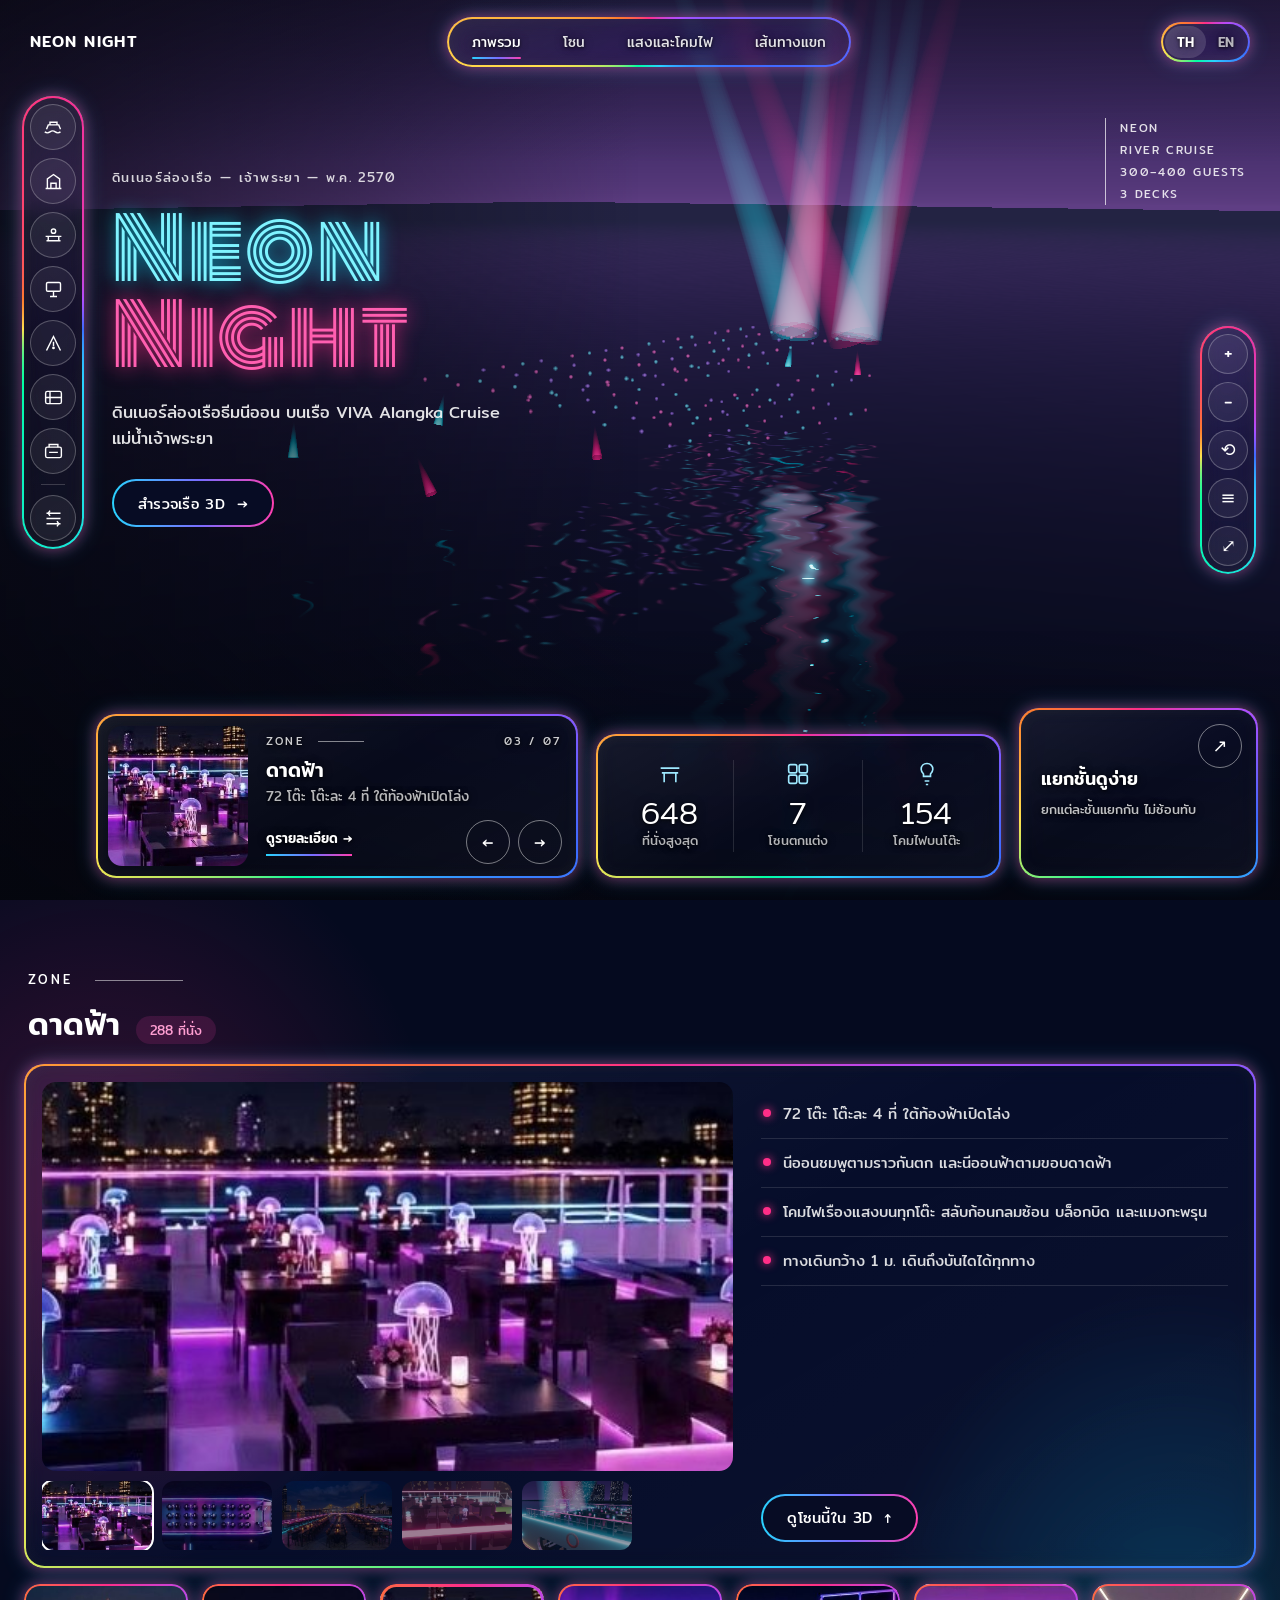
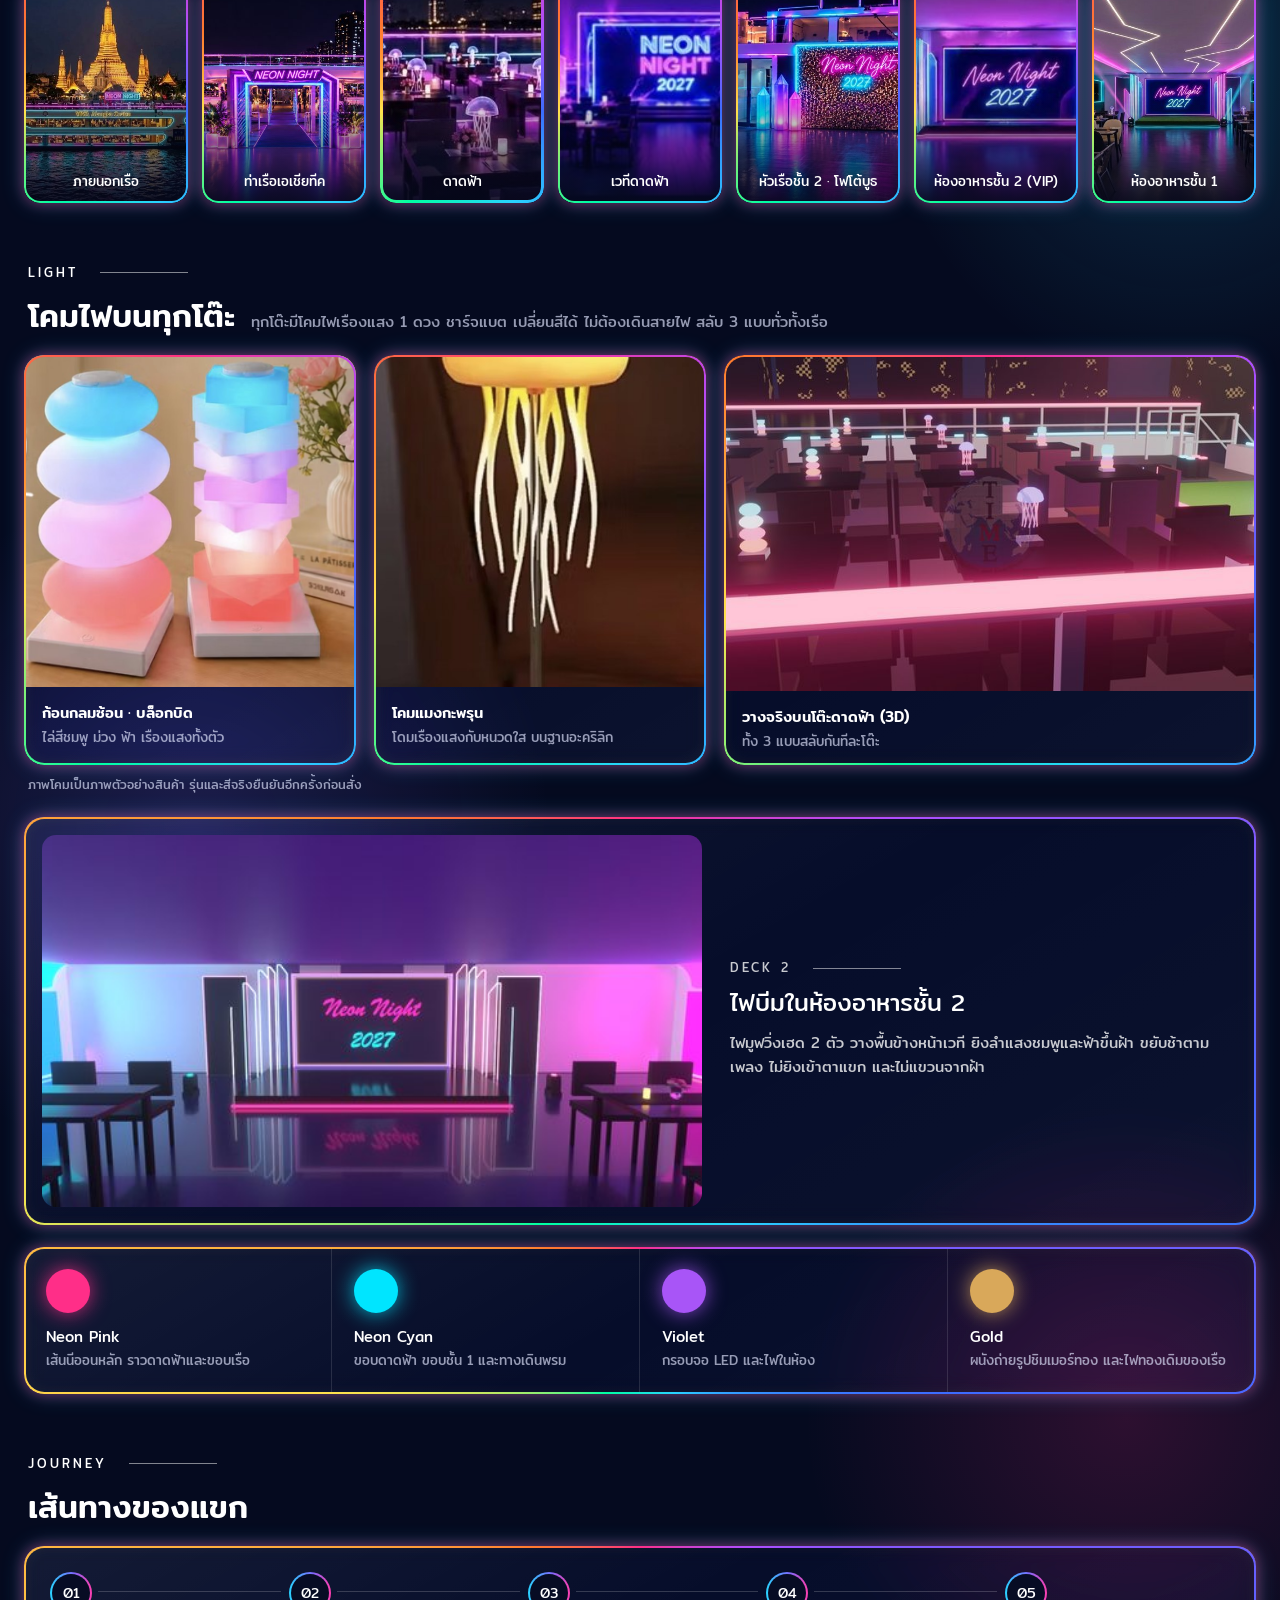
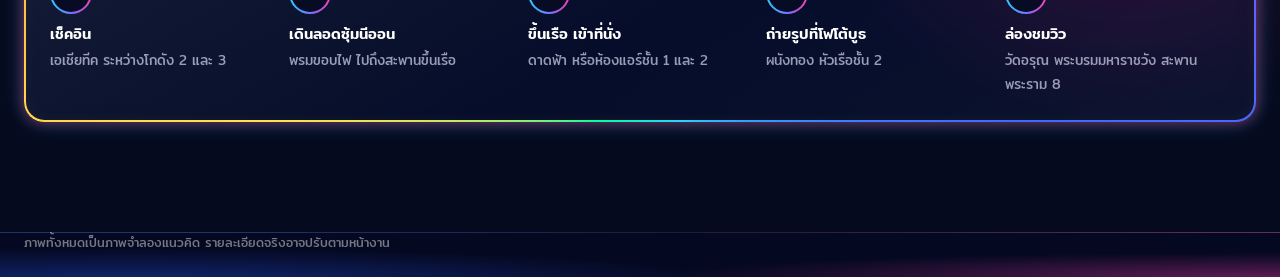
<file: index.html>
<!doctype html>
<html lang="th">
<head>
<meta charset="utf-8">
<meta name="viewport" content="width=device-width,initial-scale=1,viewport-fit=cover">

<meta name="robots" content="noindex,nofollow">
<title>NEON NIGHT · VIVA Alangka Cruise</title>
<link rel="preload" href="assets/fonts/Monoton-Regular.ttf" as="font" type="font/ttf" crossorigin>
<link rel="stylesheet" href="style.css?v=202611201330">
<link rel="stylesheet" href="theme-v4.css?v=202611201330">
<link rel="icon" href="data:,">
<script type="importmap">{"imports":{"three":"./vendor/three/build/three.module.min.js","three/addons/":"./vendor/three/addons/"}}</script>
</head>
<body>

<!-- ============ HERO: the boat cruising on the river, live 3D ============ -->
<section class="hero" id="top">
  <div class="viewer" id="viewer">
    <canvas id="c3d" aria-label="3D model of the decorated boat"></canvas>
    <div class="pins" id="pins"></div>
    <div class="v-load" id="vload"><img src="assets/img/06_exterior-night-s.jpg" alt=""><div><span data-t="loading">กำลังโหลดเรือ 3D</span> <b id="vpct">0%</b><progress id="vprog" max="100" value="0"></progress></div></div>
  </div>
  <div class="shade"></div>

  <header class="top">
    <a class="brand" href="#top"><span class="wm">NEON NIGHT</span></a>
    <nav class="nav glass" aria-label="Sections">
      <a href="#top" class="on" data-t="nav_home">ภาพรวม</a>
      <a href="#zone" data-t="nav_zones">โซน</a>
      <a href="#light" data-t="nav_light">แสงและโคมไฟ</a>
      <a href="#journey" data-t="nav_journey">เส้นทางแขก</a>
    </nav>
    <div class="top-r">
      <div class="lang glass" role="group" aria-label="Language"><button data-lang="th" class="on">TH</button><button data-lang="en">EN</button></div>
    </div>
  </header>


  <aside class="rail glass" id="rail" aria-label="Zones"></aside>

  <div class="copy">
    <p class="eyebrow" data-t="eyebrow">DINNER CRUISE — CHAO PHRAYA — MAY 2027</p>
    <h1>Neon<br> <em>Night</em></h1>
    <p class="sub" data-t="hero_sub">ดินเนอร์ล่องเรือธีมนีออน บนเรือ VIVA Alangka Cruise แม่น้ำเจ้าพระยา</p>
    <div class="cta">
      <button class="pill-dark" id="explore"><span data-t="cta_explore">สำรวจเรือ 3D</span><i class="arr">→</i></button>
    </div>
  </div>

  <ul class="tags" aria-hidden="true"><li>NEON</li><li>RIVER CRUISE</li><li>300–400 GUESTS</li><li>3 DECKS</li></ul>

  <div class="tools glass">
    <button class="ic" id="zin" aria-label="Zoom in">+</button>
    <button class="ic" id="zout" aria-label="Zoom out">−</button>
    <button class="ic" id="zreset" aria-label="Reset">⟲</button>
    <button class="ic" id="zsplit" aria-label="Split decks">≡</button>
    <button class="ic" id="zfull" aria-label="Full screen">⤢</button>
  </div>
  <button class="close-explore" id="xexplore" data-t="done">เสร็จ</button>
  <p class="hint" id="hint" data-t="hint">ลากเพื่อหมุน · Ctrl/⌘ + เลื่อน เพื่อซูม</p>

  <div class="dock">
    <article class="feat glass" id="feat"></article>
    <div class="stats glass">
      <div><svg viewBox="0 0 24 24"><path d="M5 11h14M7 11v8M17 11v8M4 7h16"/></svg><b>648</b><span data-t="st_seats">ที่นั่งสูงสุด</span></div>
      <div><svg viewBox="0 0 24 24"><rect x="4" y="4" width="7" height="7" rx="1.5"/><rect x="13" y="4" width="7" height="7" rx="1.5"/><rect x="4" y="13" width="7" height="7" rx="1.5"/><rect x="13" y="13" width="7" height="7" rx="1.5"/></svg><b>7</b><span data-t="st_zones">โซนตกแต่ง</span></div>
      <div><svg viewBox="0 0 24 24"><path d="M12 3c-3 0-5 2-5 5 0 2 1 3 2 4v2h6v-2c1-1 2-2 2-4 0-3-2-5-5-5zM10 18h4M11 21h2"/></svg><b>154</b><span data-t="st_lamps">โคมไฟบนโต๊ะ</span></div>
    </div>
    <button class="split glass-dark" id="split">
            <b data-t="split_h">แยกชั้นดูง่าย</b>
      <span data-t="split_p">ยกแต่ละชั้นแยกกัน ไม่ซ้อนทับ</span>
      <i class="go">↗</i>
    </button>
  </div>
</section>

<main>
  <!-- ============ ZONE DETAIL ============ -->
  <section id="zone" class="sec">
    <div class="sec-h"><p class="kicker" data-t="k_zone">ZONE</p><h2 id="zname"></h2><span class="seats" id="zseats"></span></div>
    <div class="zone card">
      <div class="gal"><button class="main zoomable" id="gmain"><img alt=""></button><div class="thumbs" id="gthumbs"></div></div>
      <div class="zinfo"><ul id="zitems"></ul><button class="pill-light" id="z3d"><span data-t="see3d">ดูโซนนี้ใน 3D</span> ↑</button></div>
    </div>
    <div class="zgrid" id="zgrid"></div>
  </section>

  <!-- ============ LIGHT + LAMPS ============ -->
  <section id="light" class="sec">
    <div class="sec-h"><p class="kicker">LIGHT</p><h2 data-t="lamps_h">โคมไฟบนทุกโต๊ะ</h2><p class="lead" data-t="lamps_p">ทุกโต๊ะมีโคมไฟเรืองแสง 1 ดวง ชาร์จแบต เปลี่ยนสีได้ ไม่ต้องเดินสายไฟ สลับ 3 แบบทั่วทั้งเรือ</p></div>
    <div class="lamps">
      <figure class="card"><button class="zoomable" data-src="assets/img/lamp-pebble-blocks.jpg"><img src="assets/img/lamp-pebble-blocks.jpg" alt="" loading="lazy"></button><figcaption><b data-t="lamp1_h">ก้อนกลมซ้อน · บล็อกบิด</b><span data-t="lamp1_p">ไล่สีชมพู ม่วง ฟ้า เรืองแสงทั้งตัว</span></figcaption></figure>
      <figure class="card"><button class="zoomable" data-src="assets/img/lamp-jellyfish.jpg"><img src="assets/img/lamp-jellyfish.jpg" alt="" loading="lazy"></button><figcaption><b data-t="lamp2_h">โคมแมงกะพรุน</b><span data-t="lamp2_p">โดมเรืองแสงกับหนวดใส บนฐานอะคริลิก</span></figcaption></figure>
      <figure class="card wide"><button class="zoomable" data-src="assets/img/10_table-lamps-3d.jpg"><img src="assets/img/10_table-lamps-3d-s.jpg" alt="" loading="lazy"></button><figcaption><b data-t="lamp3_h">วางจริงบนโต๊ะดาดฟ้า (3D)</b><span data-t="lamp3_p">ทั้ง 3 แบบสลับกันทีละโต๊ะ</span></figcaption></figure>
    </div>
    <p class="note-s" data-t="lamp_note">ภาพโคมเป็นภาพตัวอย่างสินค้า รุ่นและสีจริงยืนยันอีกครั้งก่อนสั่ง</p>

    <div class="beam card">
      <button class="zoomable" data-src="assets/img/12_L2-stage-3d.jpg"><img src="assets/img/12_L2-stage-3d-s.jpg" alt="" loading="lazy"></button>
      <div><p class="kicker">DECK 2</p><h3 data-t="beam_h">ไฟบีมในห้องอาหารชั้น 2</h3><p data-t="beam_p">ไฟมูฟวิ่งเฮด 2 ตัว วางพื้นข้างหน้าเวที ยิงลำแสงชมพูและฟ้าขึ้นฝ้า ขยับช้าตามเพลง ไม่ยิงเข้าตาแขก และไม่แขวนจากฝ้า</p></div>
    </div>

    <div class="look card">
      <div class="sw"><i style="--c:#FF2E88"></i><b>Neon Pink</b><span data-t="sw_pink">เส้นนีออนหลัก ราวดาดฟ้าและขอบเรือ</span></div>
      <div class="sw"><i style="--c:#00E5FF"></i><b>Neon Cyan</b><span data-t="sw_cyan">ขอบดาดฟ้า ขอบชั้น 1 และทางเดินพรม</span></div>
      <div class="sw"><i style="--c:#A855F7"></i><b>Violet</b><span data-t="sw_violet">กรอบจอ LED และไฟในห้อง</span></div>
      <div class="sw"><i style="--c:#D9A85A"></i><b>Gold</b><span data-t="sw_gold">ผนังถ่ายรูปชิมเมอร์ทอง และไฟทองเดิมของเรือ</span></div>
    </div>
  </section>

  <!-- ============ JOURNEY ============ -->
  <section id="journey" class="sec">
    <div class="sec-h"><p class="kicker">JOURNEY</p><h2 data-t="jr_h">เส้นทางของแขก</h2></div>
    <ol class="steps card" id="steps"></ol>
  </section>
</main>

<footer id="foot" class="foot">
  <p class="note" data-t="note">ภาพทั้งหมดเป็นภาพจำลองแนวคิด รายละเอียดจริงอาจปรับตามหน้างาน</p>
</footer>

<div class="lb" id="lb" hidden><button class="x" aria-label="Close">×</button><img alt=""><p></p></div>
<script type="module" src="app.js?v=202611201400"></script>
</body>
</html>
</file>
<file: style.css>
@font-face{font-family:"Monoton";src:url(assets/fonts/Monoton-Regular.ttf) format("truetype");font-display:swap}
@font-face{font-family:"Mitr";src:url(assets/fonts/Mitr-Light.ttf) format("truetype");font-weight:300;font-display:swap}
@font-face{font-family:"Mitr";src:url(assets/fonts/Mitr-Regular.ttf) format("truetype");font-weight:400;font-display:swap}
@font-face{font-family:"Mitr";src:url(assets/fonts/Mitr-Medium.ttf) format("truetype");font-weight:500 700;font-display:swap}
:root{--ink:#1d1f24;--mut:#6b7078;--line:#e7e5e1;--bg:#f3f1ee;--pink:#ff2e88;--cyan:#00e5ff;
  --glass:rgba(255,255,255,.62);--glass-b:rgba(255,255,255,.55);
  --sh:0 1px 0 rgba(255,255,255,.9) inset,0 1px 2px rgba(20,20,30,.05),0 6px 14px rgba(20,20,30,.06),0 18px 34px -14px rgba(20,20,30,.16)}
*{box-sizing:border-box}
html{scroll-behavior:smooth}
body{margin:0;background:var(--bg);color:var(--ink);font:15px/1.6 "Mitr",system-ui,sans-serif;-webkit-font-smoothing:antialiased}
a{color:inherit;text-decoration:none}
img{max-width:100%;display:block}
button{font:inherit;color:inherit;cursor:pointer}
.glass{background:rgba(255,255,255,.80);border:1px solid var(--glass-b);backdrop-filter:blur(18px) saturate(1.3);-webkit-backdrop-filter:blur(18px) saturate(1.3);box-shadow:0 10px 30px -12px rgba(10,10,30,.35)}
.glass-dark{background:rgba(22,22,28,.72);border:1px solid rgba(255,255,255,.12);backdrop-filter:blur(18px);-webkit-backdrop-filter:blur(18px);color:#fff;box-shadow:0 10px 30px -12px rgba(0,0,0,.5)}
.card{background:#fff;border-radius:24px;box-shadow:var(--sh)}
.pill-dark{display:inline-flex;align-items:center;gap:14px;height:48px;padding:0 6px 0 22px;border-radius:999px;border:0;background:#26262b;color:#fff;font-size:14.5px;font-weight:500;white-space:nowrap}
.pill-dark .arr{width:36px;height:36px;border-radius:50%;background:#fff;color:#26262b;display:grid;place-items:center;font-style:normal;font-size:16px}
.pill-dark:hover{background:#111}
.pill-light{display:inline-flex;align-items:center;gap:10px;height:44px;padding:0 20px;border-radius:999px;border:1px solid #d9d6d0;background:#fff;font-weight:500}

/* ================= HERO ================= */
.hero{position:relative;height:100vh;height:100svh;min-height:640px;overflow:hidden;background:#05060d;color:#fff}
.viewer{position:absolute;inset:0}
.viewer canvas{display:block;width:100%;height:100%;outline:none;touch-action:pan-y}
.hero.exploring .viewer canvas{touch-action:none}
.shade{position:absolute;inset:0;pointer-events:none;background:
  linear-gradient(90deg,rgba(5,6,13,.72) 0%,rgba(5,6,13,.35) 28%,rgba(5,6,13,0) 50%),
  linear-gradient(0deg,rgba(5,6,13,.55) 0%,rgba(5,6,13,0) 30%),
  linear-gradient(180deg,rgba(5,6,13,.45) 0%,rgba(5,6,13,0) 18%)}
.v-load{position:absolute;inset:0;display:grid;place-items:center;background:#05060d;transition:opacity .6s;z-index:3}
.v-load img{position:absolute;inset:0;width:100%;height:100%;object-fit:cover;opacity:.5;filter:blur(3px)}
.v-load div{position:relative;background:rgba(255,255,255,.95);color:#222;padding:14px 20px;border-radius:16px;font-size:14px;min-width:240px}
.v-load progress{display:block;width:100%;height:5px;margin-top:8px;appearance:none;border:0;border-radius:6px;background:#e6e3de;overflow:hidden}
.v-load progress::-webkit-progress-bar{background:#e6e3de}.v-load progress::-webkit-progress-value{background:linear-gradient(90deg,#ff2e88,#00e5ff)}
.v-load.done{opacity:0;pointer-events:none}

.top{position:absolute;z-index:10;left:0;right:0;top:0;height:84px;display:flex;align-items:center;justify-content:space-between;padding:0 30px;pointer-events:none}
.top>*{pointer-events:auto}
.brand{display:flex;align-items:center;gap:12px}
.brand img{width:40px;height:40px;border-radius:50%;background:#fff;object-fit:contain;box-shadow:0 0 0 2px rgba(255,255,255,.9)}
.wm{font:500 16px/1.1 "Mitr",sans-serif;letter-spacing:.08em;color:#fff;white-space:nowrap}
.wm .m{color:#ff2a2a}
.wm.dark{color:#1d1f24}.wm small{display:block;font:300 11px/1.4 "Mitr";letter-spacing:.06em;color:var(--mut);margin-top:4px}
.nav{display:flex;gap:2px;padding:5px;border-radius:999px}
.nav a{padding:9px 20px;border-radius:999px;font-size:14px;color:#2a2a30}
.nav a.on{background:#26262b;color:#fff}
.nav a:hover:not(.on){background:rgba(255,255,255,.6)}
.top-r{display:flex;align-items:center;gap:12px}
.lang{display:flex;border-radius:999px;padding:4px}
.lang button{border:0;background:none;border-radius:999px;padding:6px 12px;font-size:13px;font-weight:500;color:#3a3a40}
.lang button.on{background:#26262b;color:#fff}

.rail{position:absolute;z-index:9;left:22px;top:50%;transform:translateY(-50%);display:flex;flex-direction:column;align-items:center;gap:8px;padding:10px 8px;border-radius:999px}
.rail button{color:#26262b;position:relative;width:46px;height:46px;border-radius:50%;border:0;background:rgba(255,255,255,.75);display:grid;place-items:center}
.rail button svg{width:21px;height:21px;fill:none;stroke:#2a2a30;stroke-width:1.6}
.rail button.on{background:#26262b}.rail button.on svg{stroke:#fff}
.rail button span{position:absolute;left:58px;top:50%;transform:translateY(-50%);white-space:nowrap;background:#26262b;color:#fff;font-size:12.5px;padding:5px 11px;border-radius:999px;opacity:0;pointer-events:none;transition:opacity .2s}
.rail button:hover span{opacity:1}
.rail hr{width:24px;border:0;border-top:1px solid rgba(0,0,0,.12);margin:2px 0}

.copy{position:absolute;z-index:8;left:112px;top:19%;max-width:560px}
.eyebrow{font:400 12px/1 "Mitr",sans-serif;letter-spacing:.32em;margin:0 0 22px;color:rgba(255,255,255,.82)}
.hero h1{font:400 clamp(54px,6.6vw,100px)/1.02 "Monoton","Mitr",sans-serif;margin:0 0 22px;letter-spacing:.02em;color:#7ff3ff;text-shadow:0 0 18px rgba(0,229,255,.7)}
.hero h1 em{font-style:normal;font-weight:400;color:#ff5fb0;text-shadow:0 0 20px rgba(255,46,136,.85)}
.sub{font-size:16.5px;line-height:1.55;max-width:26em;margin:0 0 28px;color:rgba(255,255,255,.88)}
.cta{display:flex;align-items:center;gap:22px;flex-wrap:wrap}
.play{display:inline-flex;align-items:center;gap:12px;border:0;background:none;color:#fff;font-size:14.5px}
.play .ring{width:48px;height:48px;border-radius:50%;border:1.5px solid rgba(255,255,255,.85);display:grid;place-items:center}
.play svg{width:18px;height:18px;stroke:#fff;stroke-width:2;fill:none}
.play[aria-pressed="false"] svg path{d:path("M9 6l9 6-9 6z");fill:#fff;stroke:none}

.tags{position:absolute;z-index:8;right:34px;top:118px;list-style:none;margin:0;padding:0 0 0 14px;border-left:1px solid rgba(255,255,255,.7);font:400 11.5px/1.9 "Mitr";letter-spacing:.14em;color:rgba(255,255,255,.85)}

.tools{position:absolute;z-index:9;right:24px;top:50%;transform:translateY(-50%);display:flex;flex-direction:column;gap:8px;padding:8px;border-radius:999px}
.ic{width:40px;height:40px;border-radius:50%;border:0;background:rgba(255,255,255,.85);color:#26262b;font-size:18px;line-height:1}
.ic:hover{background:#fff}
.hint{display:none;position:absolute;z-index:8;left:50%;top:96px;transform:translateX(-50%);margin:0;font-size:12.5px;color:#fff;background:rgba(20,20,28,.55);padding:6px 14px;border-radius:999px;pointer-events:none;white-space:nowrap}
.hero.exploring .hint{display:block}
.close-explore{display:none}
.copy,.tags,.shade,.hint{transition:opacity .45s}
.hero.exploring .copy,.hero.exploring .tags,.hero.exploring .shade,.hero.exploring .stats,.hero.exploring .split{opacity:0;pointer-events:none}
.stats,.split{transition:opacity .45s}
.hero.exploring .close-explore{display:block;position:absolute;z-index:12;top:96px;right:24px;height:44px;padding:0 22px;border-radius:999px;border:0;background:#fff;color:#26262b;font-weight:500;box-shadow:0 8px 20px rgba(0,0,0,.35)}
.pin.deck{font-size:14px;padding:7px 16px 7px 10px}.pin.deck::before{background:var(--cyan);box-shadow:0 0 0 3px rgba(0,229,255,.25)}

.dock{position:absolute;z-index:9;left:22px;right:22px;bottom:22px;display:grid;grid-template-columns:minmax(0,1.25fr) minmax(0,1.05fr) minmax(0,.62fr);gap:18px;align-items:end;pointer-events:none}
.dock>*{pointer-events:auto}
.feat{display:grid;grid-template-columns:160px 1fr;gap:18px;padding:12px;border-radius:30px;color:#1d1f24}
.feat .th{border:0;padding:0;border-radius:22px;overflow:hidden;height:150px;background:#111}
.feat .th img{width:100%;height:100%;object-fit:cover}
.feat .b{display:flex;flex-direction:column;min-width:0;padding:4px 4px 2px 0}
.feat .k{display:flex;justify-content:space-between;font:400 11px/1 "Mitr";letter-spacing:.24em;color:#5c5f66;margin:6px 0 10px}
.feat h3{margin:0 0 4px;font-size:20px;font-weight:500;line-height:1.25}
.feat p{margin:0;font-size:13.5px;color:#55595f;line-height:1.5;display:-webkit-box;-webkit-line-clamp:2;-webkit-box-orient:vertical;overflow:hidden}
.feat .row{margin-top:auto;display:flex;align-items:center;justify-content:space-between;padding-top:10px}
.feat .more{border:0;background:none;font-size:13.5px;font-weight:500;padding:0;white-space:nowrap}
.feat .dash{display:flex;gap:5px}.feat .dash i{width:12px;height:2px;background:#b8b6b2;border-radius:2px}.feat .dash i.on{width:26px;background:#26262b}
.feat .arrows{display:flex;gap:8px}
.feat .arrows button{width:44px;height:44px;border-radius:50%;border:0;background:rgba(255,255,255,.8);font-size:17px}
.feat .arrows button:last-child{background:#26262b;color:#fff}
.stats{display:grid;grid-template-columns:repeat(3,1fr);border-radius:30px;padding:26px 10px;color:#1d1f24}
.stats div{text-align:center;padding:0 10px;border-right:1px solid rgba(0,0,0,.1)}.stats div:last-child{border-right:0}
.stats svg{width:28px;height:28px;fill:none;stroke:#2a2a30;stroke-width:1.4;margin:0 auto 10px;display:block}
.stats b{display:block;font:300 30px/1 "Mitr",sans-serif}
.stats span{font-size:13px;color:#55595f}
.split{position:relative;display:block;text-align:left;border-radius:30px;padding:20px 22px;min-height:170px}
.split .av{display:block;width:52px;height:52px;border-radius:50%;background:#fff;padding:5px;margin-bottom:14px}
.split .av img{width:100%;height:100%;object-fit:contain}
.split b{display:block;font-size:18px;font-weight:500;margin-bottom:4px}
.split span{font-size:13px;color:rgba(255,255,255,.75)}
.split .go{position:absolute;right:16px;top:16px;width:44px;height:44px;border-radius:50%;background:#fff;color:#26262b;display:grid;place-items:center;font-style:normal;font-size:18px}
.split.on{outline:2px solid #ff5fa8}

.pins{position:absolute;inset:0;pointer-events:none}
.pin{position:absolute;transform:translate(-50%,-100%);pointer-events:auto;border:0;background:rgba(255,255,255,.92);color:#1d1f24;border-radius:999px;
  padding:5px 12px 5px 8px;font-size:12.5px;font-weight:500;display:flex;align-items:center;gap:6px;box-shadow:0 6px 16px rgba(0,0,0,.35);white-space:nowrap;transition:opacity .25s}
.pin::before{content:"";width:8px;height:8px;border-radius:50%;background:var(--pink);box-shadow:0 0 0 3px rgba(255,46,136,.25)}
.pin.off{opacity:0;pointer-events:none}

/* ================= SECTIONS ================= */
main{max-width:1280px;margin:0 auto;padding:10px 24px 40px}
.sec{padding-top:64px}
.sec-h{display:flex;align-items:baseline;gap:16px;flex-wrap:wrap;margin:0 4px 20px}
.kicker{flex-basis:100%;margin:0;font:400 11.5px/1 "Mitr";letter-spacing:.3em;color:#8a8780}
.sec-h h2{font:400 32px/1.25 "Mitr",sans-serif;margin:0}
.sec-h .lead{margin:0;color:var(--mut);max-width:44em}
.seats{display:inline-flex;align-items:center;font-size:13px;color:#b0175e;background:#ffe9f3;border-radius:999px;padding:4px 14px}
.zone{display:grid;grid-template-columns:1.45fr 1fr;gap:28px;padding:18px}
.gal .main{display:block;width:100%;border:0;padding:0;border-radius:18px;overflow:hidden;background:#111;cursor:zoom-in}
.gal .main img{width:100%;aspect-ratio:16/9;object-fit:cover}
.thumbs{display:flex;gap:10px;margin-top:10px}
.thumbs button{border:0;padding:0;width:110px;border-radius:12px;overflow:hidden;opacity:.6;outline:2px solid transparent}
.thumbs button.on{opacity:1;outline-color:#26262b}
.thumbs img{width:100%;aspect-ratio:16/10;object-fit:cover}
.zinfo{padding:8px 10px 8px 0;display:flex;flex-direction:column}
.zinfo ul{margin:0 0 20px;padding:0;list-style:none}
.zinfo li{position:relative;padding:12px 0 12px 22px;border-bottom:1px solid var(--line);color:#3b3e44}
.zinfo li::before{content:"";position:absolute;left:2px;top:1.25em;width:8px;height:8px;border-radius:50%;background:var(--dot,#ff2e88);box-shadow:0 0 10px var(--dot,#ff2e88)}
.zinfo .pill-light{align-self:flex-start;margin-top:auto}
.zgrid{display:grid;grid-template-columns:repeat(7,1fr);gap:12px;margin-top:16px}
.zgrid button{border:0;padding:0;background:#fff;border-radius:16px;overflow:hidden;text-align:left;box-shadow:var(--sh);outline:2px solid transparent}
.zgrid button.on{outline-color:#26262b}
.zgrid img{width:100%;aspect-ratio:4/3;object-fit:cover}
.zgrid span{display:block;padding:8px 10px 10px;font-size:13px;font-weight:500;line-height:1.3}

.lamps{display:grid;grid-template-columns:1fr 1fr 1.6fr;gap:18px}
.lamps figure{margin:0;overflow:hidden}
.lamps figure>button{display:block;width:100%;border:0;padding:0;background:#111;cursor:zoom-in}
.lamps img{width:100%;aspect-ratio:1/1;object-fit:cover}
.lamps .wide img{aspect-ratio:auto;height:100%;max-height:none}
.lamps .wide>button{height:calc(100% - 74px)}
.lamps .wide img{height:100%;object-fit:cover}
.lamps figcaption{padding:14px 18px 16px}
.lamps figcaption b{display:block;font-weight:500}
.lamps figcaption span{font-size:13.5px;color:var(--mut)}
.note-s{font-size:12.5px;color:#8a8780;margin:10px 4px 0}
.beam{display:grid;grid-template-columns:1.3fr 1fr;gap:28px;align-items:center;padding:18px;margin-top:22px}
.beam>button{border:0;padding:0;border-radius:18px;overflow:hidden;background:#111;cursor:zoom-in}
.beam img{width:100%;aspect-ratio:16/9;object-fit:cover}
.beam h3{font-size:24px;font-weight:400;margin:8px 0 10px}
.beam p{color:#4a4d53;margin:0}
.look{display:grid;grid-template-columns:repeat(4,1fr);margin-top:22px}
.sw{padding:22px;border-right:1px solid var(--line)}.sw:last-child{border-right:0}
.sw i{display:block;width:44px;height:44px;border-radius:50%;background:var(--c);box-shadow:0 0 22px -2px var(--c);margin-bottom:12px}
.sw b{display:block;font:400 15px "Mitr"}.sw span{font-size:13.5px;color:var(--mut)}

.steps{list-style:none;margin:0;padding:26px;display:grid;grid-template-columns:repeat(5,1fr);gap:14px;counter-reset:s}
.steps li{position:relative;padding-top:50px;counter-increment:s}
.steps li::before{content:counter(s,decimal-leading-zero);position:absolute;top:0;left:0;width:38px;height:38px;border-radius:50%;display:grid;place-items:center;font:400 14px "Mitr";color:#fff;background:#26262b}
.steps li:not(:last-child)::after{content:"";position:absolute;top:19px;left:48px;right:-6px;height:1px;background:#d9d6d0}
.steps b{display:block;font-weight:500;margin-bottom:2px}.steps span{font-size:13.5px;color:var(--mut)}

.foot{background:#fff;margin-top:70px}
.foot-in{max-width:1280px;margin:0 auto;padding:28px 24px;display:flex;justify-content:space-between;align-items:center;gap:20px;flex-wrap:wrap}
.who{display:flex;align-items:center;gap:14px;flex-wrap:wrap}.who b{font-size:16px;font-weight:500}.who>span{color:var(--mut)}
.note{max-width:1280px;margin:0 auto;padding:0 24px 24px;font-size:12.5px;color:var(--mut)}

.lb{position:fixed;inset:0;z-index:60;background:rgba(10,10,16,.92);display:flex;flex-direction:column;align-items:center;justify-content:center;padding:18px}
.lb[hidden]{display:none}
.lb img{max-width:100%;max-height:84vh;border-radius:14px}
.lb p{color:#eee;margin:12px 0 0;text-align:center}
.lb .x{position:absolute;top:14px;right:16px;width:44px;height:44px;border-radius:50%;border:0;background:#fff;font-size:24px}

@media (max-width:1180px){
  .nav{display:none}
  .dock{grid-template-columns:minmax(0,1.3fr) minmax(0,.7fr)}
  .stats{display:none}
  .zgrid{grid-template-columns:repeat(4,1fr)}
  .lamps{grid-template-columns:1fr 1fr}.lamps .wide{grid-column:1/-1}.lamps .wide>button{height:auto}.lamps .wide img{aspect-ratio:16/9}
}
@media (max-width:760px){
  .hero{min-height:560px}
  .top{height:64px;padding:0 14px}.wm{font-size:14px;letter-spacing:.04em}.brand img{width:34px;height:34px}
  .top .pill-dark{display:none}
  .shade{background:linear-gradient(180deg,rgba(5,6,13,.9) 0%,rgba(5,6,13,.82) 30%,rgba(5,6,13,.25) 46%,rgba(5,6,13,0) 58%,rgba(5,6,13,.75) 100%)}
  .copy{left:18px;right:18px;top:78px}
  .eyebrow{font-size:10px;letter-spacing:.22em;margin-bottom:12px}
  .hero h1{font-size:46px;margin-bottom:10px;line-height:1.08}
  .sub{font-size:14px;margin-bottom:14px}
  .cta{gap:14px}.pill-dark{height:44px}.play .ring{width:42px;height:42px}
  .tags,.hint,.tools{display:none}
  .rail{left:12px;right:12px;top:auto;bottom:214px;transform:none;flex-direction:row;overflow-x:auto;border-radius:999px;scrollbar-width:none;padding:6px}
  .rail::-webkit-scrollbar{display:none}.rail hr{display:none}
  .rail button{flex:none;width:auto;height:38px;border-radius:999px;padding:0 13px 0 9px;display:flex;gap:6px;align-items:center}
  .rail button svg{width:18px;height:18px}
  .rail button span{position:static;transform:none;opacity:1;background:none;color:inherit;padding:0;font-size:12.5px}
  .rail button.on span{color:#fff}
  .dock{left:12px;right:12px;bottom:12px;grid-template-columns:1fr;gap:10px}
  .split{display:none}
  .feat{grid-template-columns:96px 1fr;gap:12px;padding:9px;border-radius:24px}
  .feat .th{height:118px;border-radius:17px}
  .feat h3{font-size:16.5px}.feat p{font-size:12.5px}
  .feat .arrows button{width:36px;height:36px}
  .feat .dash{display:none}
  .feat .row{gap:8px}
  .hero.exploring .copy,.hero.exploring .dock,.hero.exploring .shade,.hero.exploring .top{display:none}
  .hero.exploring .close-explore{display:block;position:absolute;z-index:12;top:14px;right:14px;height:42px;padding:0 20px;border-radius:999px;border:0;background:#fff;color:#26262b;font-weight:500}
  .hero.exploring .tools{display:flex;flex-direction:row;top:14px;left:14px;right:auto;transform:none}
  .hero.exploring .tools #zfull{display:none}
  main{padding:0 12px 30px}
  .sec{padding-top:44px}.sec-h h2{font-size:26px}
  .zone{grid-template-columns:1fr;padding:12px;gap:14px}
  .thumbs button{width:84px}
  .zgrid{grid-template-columns:repeat(2,1fr)}
  .lamps{grid-template-columns:1fr 1fr;gap:12px}
  .beam{grid-template-columns:1fr;padding:12px;gap:12px}
  .look{grid-template-columns:1fr 1fr}.sw:nth-child(2){border-right:0}.sw:nth-child(-n+2){border-bottom:1px solid var(--line)}
  .steps{grid-template-columns:1fr;gap:4px;padding:20px}
  .steps li{padding:6px 0 16px 54px;min-height:46px}
  .steps li:not(:last-child)::after{top:44px;bottom:0;left:19px;right:auto;width:1px;height:auto}
}

html[lang=th] .eyebrow{letter-spacing:.1em;font-size:13px}

.ic#zsplit.on{background:#26262b;color:#fff}
</file>
<file: theme-v4.css>
/* theme-v4 (MOCKUP): Teen 18-11 "เอาธีมกับการ์ดนี้ แต่ฟอนและหน้า hero แบบเดิม".
   Theme + cards from his design image (dark navy, blue-pink gradient outline pills, LABEL + line, dark glass panel, tall photo cards
   with caption on a dark fade). Hero layout + fonts (Monoton title, Mitr) stay exactly as v2. Loaded after style.css. */
:root{--bg:#050a1f;--ink:#f2f4ff;--mut:rgba(226,230,255,.66);--line:rgba(255,255,255,.12);
  --gb:linear-gradient(90deg,#29d3ff,#7a6bff 55%,#ff3fb0);
  --panel:linear-gradient(180deg,rgba(28,34,78,.55),rgba(10,14,40,.55))}
body{background:var(--bg);color:var(--ink)}
/* pills: dark fill + gradient outline (his EXPLORE EVENT / GET A QUOTE) */
.pill-dark,.pill-light{background:linear-gradient(#070c24,#070c24) padding-box,var(--gb) border-box;border:2px solid transparent;color:#fff;
  height:48px;padding:0 24px;gap:12px;font-weight:400;letter-spacing:.02em}
.pill-dark .arr{width:auto;height:auto;background:none;color:#fff;font-size:16px}
.pill-dark:hover,.pill-light:hover{background:linear-gradient(#0d1436,#0d1436) padding-box,var(--gb) border-box;box-shadow:0 0 22px rgba(122,107,255,.45)}
/* glass = his dark panel */
.glass{background:rgba(9,13,38,.62);border:1px solid rgba(255,255,255,.14);color:#fff;box-shadow:inset 0 1px 0 rgba(255,255,255,.06),0 18px 40px -18px rgba(0,0,0,.7)}
.glass-dark{background:rgba(9,13,38,.62);border:1px solid rgba(255,255,255,.14)}
.nav a{color:rgba(255,255,255,.88)}
.nav a.on{background:none;color:#fff;box-shadow:inset 0 -2px 0 0 transparent;position:relative}
.nav a.on::after{content:"";position:absolute;left:20px;right:20px;bottom:3px;height:2px;border-radius:2px;background:var(--gb)}
.nav a:hover:not(.on){background:rgba(255,255,255,.06)}
.lang button{color:rgba(255,255,255,.7)}.lang button.on{background:rgba(255,255,255,.14);color:#fff}
.ic{background:transparent;color:#fff;border:1px solid rgba(255,255,255,.4)}
.ic:hover{background:rgba(255,255,255,.1);border-color:#fff}
.ic#zsplit.on{background:rgba(255,255,255,.16);color:#fff}
/* hero dock cards in his card language */
.feat,.stats,.split{border-radius:20px}
.feat{color:#fff}
.feat .th{border-radius:14px;position:relative}
.feat .k{color:rgba(255,255,255,.8);letter-spacing:.2em}
.feat .k span:first-child{display:flex;align-items:center;gap:14px}
.feat .k span:first-child::after{content:"";width:46px;height:1px;background:rgba(255,255,255,.5)}
.feat p{color:rgba(255,255,255,.72)}
.feat .more{color:#fff;letter-spacing:.14em;padding-bottom:6px;position:relative}
.feat .more::after{content:"";position:absolute;left:0;right:0;bottom:0;height:2px;background:var(--gb)}
.feat .dash i{background:rgba(255,255,255,.25)}.feat .dash i.on{background:#fff}
.feat .arrows button,.feat .arrows button:last-child{background:transparent;color:#fff;border:1px solid rgba(255,255,255,.45)}
.feat .arrows button:hover{border-color:#fff;background:rgba(255,255,255,.08)}
.stats{color:#fff}.stats div{border-right-color:rgba(255,255,255,.12)}
.stats svg{stroke:#9fe9ff}.stats span{color:rgba(255,255,255,.7)}
.split .go{background:transparent;color:#fff;border:1px solid rgba(255,255,255,.45)}
.pin{background:rgba(9,13,38,.78);color:#fff;border:1px solid rgba(255,255,255,.3);backdrop-filter:blur(6px)}
.v-load div{background:rgba(9,13,38,.9);color:#fff;border:1px solid rgba(255,255,255,.14)}
.hero.exploring .close-explore{background:linear-gradient(#070c24,#070c24) padding-box,var(--gb) border-box;border:2px solid transparent;color:#fff}

/* sections */
.kicker{display:flex;align-items:center;gap:22px;color:#fff;letter-spacing:.24em;font-size:12.5px}
.kicker::after{content:"";width:88px;height:1px;background:rgba(255,255,255,.5)}
.sec-h h2{font-weight:500;color:#fff}
.sec-h .lead{color:var(--mut)}
.seats{background:rgba(255,63,176,.14);color:#ff9fd2}
.card{background:var(--panel);border:1px solid rgba(255,255,255,.12);border-radius:20px;box-shadow:inset 0 1px 0 rgba(255,255,255,.05),0 22px 50px -24px rgba(0,0,0,.8)}
.zinfo li{color:rgba(255,255,255,.86);border-bottom-color:var(--line)}
.thumbs button.on{outline-color:#fff}
/* zone grid = his tall photo cards, caption centred on a dark fade, inside a glass panel */
.zgrid{background:var(--panel);border:1px solid rgba(255,255,255,.12);border-radius:20px;padding:18px;gap:14px}
.zgrid button{position:relative;background:#0a0f2a;border:1px solid rgba(255,255,255,.14);border-radius:16px;box-shadow:none;outline:0;transition:transform .25s,box-shadow .25s}
.zgrid img{aspect-ratio:3/4}
.zgrid button::after{content:"";position:absolute;inset:auto 0 0 0;height:50%;background:linear-gradient(0deg,rgba(5,8,26,.92),rgba(5,8,26,0))}
.zgrid span{position:absolute;z-index:1;left:0;right:0;bottom:12px;padding:0 6px;text-align:center;color:#fff;font-weight:400;font-size:13.5px}
.zgrid button:hover{transform:translateY(-3px);box-shadow:0 12px 26px rgba(122,107,255,.35)}
.zgrid button.on{background:linear-gradient(#0a0f2a,#0a0f2a) padding-box,var(--gb) border-box;border:2px solid transparent;box-shadow:0 0 22px rgba(122,107,255,.45)}
/* lamp / beam cards */
.lamps figure{position:relative}
.lamps figcaption b{color:#fff}.lamps figcaption span,.note-s{color:var(--mut)}
.beam h3{color:#fff}.beam p{color:rgba(255,255,255,.78)}
.sw{border-right-color:var(--line)}.sw b{color:#fff}.sw span{color:var(--mut)}
.steps li::before{background:linear-gradient(#070c24,#070c24) padding-box,var(--gb) border-box;border:2px solid transparent}
.steps li:not(:last-child)::after{background:rgba(255,255,255,.18)}
.steps b{color:#fff}.steps span{color:var(--mut)}
/* footer: his wave footer, dark */
.foot{background:radial-gradient(120% 140% at 100% 100%,rgba(255,63,176,.35),rgba(255,63,176,0) 40%),
  radial-gradient(90% 160% at 10% 120%,rgba(41,90,255,.4),rgba(41,90,255,0) 55%),#040820;border-top:1px solid rgba(255,255,255,.08);position:relative}
.foot-in{position:relative}
.foot-in::before{content:"";position:absolute;left:360px;right:420px;top:50%;height:1px;background:linear-gradient(90deg,rgba(130,120,255,.8),rgba(130,120,255,.3))}
.wm.dark{color:#fff}.wm small{color:var(--mut)}
.who b{color:#fff}.who>span{color:var(--mut)}
.note{color:rgba(255,255,255,.45)}
.lb{background:rgba(3,5,18,.94)}
@media (max-width:1180px){.foot-in::before{display:none}}
@media (max-width:760px){
  .zgrid{grid-template-columns:none;grid-auto-flow:column;grid-auto-columns:46%;overflow-x:auto;scroll-snap-type:x mandatory;scrollbar-width:none;padding:12px}
  .zgrid::-webkit-scrollbar{display:none}.zgrid button{scroll-snap-align:start}
  .pill-dark{height:44px;padding:0 18px}
}

html[lang=th] .feat .more{letter-spacing:0}

/* rail (v4): back on desktop, same dark glass theme */
.rail{padding:8px;gap:8px}
.rail button{background:transparent;border:1px solid rgba(255,255,255,.28);width:46px;height:46px}
.rail button svg{stroke:#fff}
.rail button:hover{border-color:#fff;background:rgba(255,255,255,.08)}
.rail button.on{background:linear-gradient(#070c24,#070c24) padding-box,var(--gb) border-box;border:2px solid transparent;box-shadow:0 0 16px rgba(122,107,255,.55)}
.rail button.on svg{stroke:#fff}
.rail button span{background:rgba(9,13,38,.92);border:1px solid rgba(255,255,255,.18);color:#fff}
.rail hr{border-top-color:rgba(255,255,255,.18)}
.hero .copy{left:112px}
.hero.exploring .rail{opacity:1}
@media (max-width:760px){.rail{display:none}}

/* ===== Liquid Glass + RGB neon edge on every card (Teen 18-11: "การ์ด เป็น Liquid Glass ขอบ RGB neon ปรับใช้ทุกการ์ด") ===== */
@property --na{syntax:"<angle>";inherits:false;initial-value:0deg}
@keyframes na{to{--na:360deg}}
:root{--rgb:conic-gradient(from var(--na),#ff2e88,#b14dff,#3d6bff,#29d3ff,#00ffa3,#ffe14d,#ff7a2e,#ff2e88);
  --lg-fill:linear-gradient(140deg,rgba(255,255,255,.16) 0%,rgba(255,255,255,.05) 38%,rgba(120,140,255,.06) 70%,rgba(255,255,255,.10) 100%),rgba(10,14,42,.34);
  --lg-shade:inset 0 1px 0 rgba(255,255,255,.42),inset 0 -1px 0 rgba(255,255,255,.10),inset 0 0 24px rgba(255,255,255,.06),
    -8px 0 26px -12px rgba(255,46,136,.75),8px 0 26px -12px rgba(41,211,255,.75),0 10px 30px -14px rgba(177,77,255,.7),0 22px 50px -24px rgba(0,0,0,.8)}
/* section backdrop: soft neon light so the glass has something to bend */
main{position:relative}
main::before{content:"";position:absolute;inset:0;z-index:-1;pointer-events:none;background:
  radial-gradient(38% 22% at 8% 12%,rgba(255,46,136,.20),transparent 70%),radial-gradient(34% 20% at 92% 30%,rgba(41,211,255,.18),transparent 70%),
  radial-gradient(40% 20% at 15% 62%,rgba(122,107,255,.20),transparent 70%),radial-gradient(36% 18% at 88% 86%,rgba(255,46,136,.16),transparent 70%)}
main>*{position:relative}
.glass,.glass-dark,.card,.zgrid,.feat,.stats,.split,.zgrid button,.lamps figure{
  background:var(--lg-fill);border:0;
  backdrop-filter:blur(22px) saturate(1.8) brightness(1.08);-webkit-backdrop-filter:blur(22px) saturate(1.8) brightness(1.08);
  box-shadow:var(--lg-shade)}
.card,.zgrid,.feat,.stats,.zgrid button,.lamps figure,.nav,.lang{position:relative}
.glass::before,.glass-dark::before,.card::before,.zgrid::before,.feat::before,.stats::before,.split::before,.zgrid button::before{
  content:"";position:absolute;inset:0;border-radius:inherit;padding:1.6px;pointer-events:none;z-index:3;background:var(--rgb);
  -webkit-mask:linear-gradient(#000 0 0) content-box,linear-gradient(#000 0 0);-webkit-mask-composite:xor;mask:linear-gradient(#000 0 0) content-box exclude,linear-gradient(#000 0 0);
  animation:na 7s linear infinite;filter:drop-shadow(0 0 3px rgba(255,255,255,.35))}
/* photo tiles: the photo is the glass content; caption stays on the dark fade */
.zgrid button{background:#0a0f2a}
.zgrid button.on{background:#0a0f2a;border:0;box-shadow:var(--lg-shade),0 0 26px rgba(255,46,136,.55),0 0 26px rgba(41,211,255,.45)}
.zgrid button.on::before{padding:2.6px;animation-duration:3s}
.zgrid button:not(.on)::before{opacity:.75}
.lamps figure>button,.beam>button,.gal .main{border-radius:16px}
.rail button.on{box-shadow:0 0 16px rgba(255,46,136,.55),0 0 16px rgba(41,211,255,.45)}
@media (prefers-reduced-motion:reduce){.glass::before,.glass-dark::before,.card::before,.zgrid::before,.feat::before,.stats::before,.split::before,.zgrid button::before{animation:none}}

/* ===== fewer effects (Teen 18-11 "3 แก้"): RGB neon edge only on the big cards, static; small controls = plain dark glass ===== */
.glass::before,.glass-dark::before,.zgrid button::before,.zgrid::before{content:none}
.nav,.lang,.rail,.tools,.pin{background:rgba(9,13,38,.62);box-shadow:0 10px 26px -14px rgba(0,0,0,.7);border:1px solid rgba(255,255,255,.14)}
.card::before,.feat::before,.stats::before,.split::before{animation:none;padding:1.2px;filter:none;opacity:.9}
.card,.feat,.stats,.split{box-shadow:inset 0 1px 0 rgba(255,255,255,.28),0 22px 50px -24px rgba(0,0,0,.8)}
.zgrid{background:transparent;box-shadow:none;backdrop-filter:none;-webkit-backdrop-filter:none;padding:0}
.zgrid button{border:1px solid rgba(255,255,255,.14);box-shadow:none}
.zgrid button.on{border:0;box-shadow:none}
.zgrid button.on::before{content:"";padding:2px;animation:none}
main::before{opacity:.55}

/* ===== v8 (Teen 18-11 23:35): "ใช้ Liquid Glass blurred see through ขอบ RGB NEON" -> real see-through frosted glass + glowing RGB neon edge on every card ===== */
:root{--lg2-fill:linear-gradient(150deg,rgba(255,255,255,.14),rgba(255,255,255,.03) 45%,rgba(255,255,255,.08));
  --lg2-glow:0 0 14px rgba(255,46,136,.45),0 0 22px rgba(41,211,255,.30),inset 0 1px 0 rgba(255,255,255,.35),inset 0 0 18px rgba(255,255,255,.05)}
.glass,.glass-dark,.card,.feat,.stats,.split,.nav,.lang,.rail,.tools,.zgrid button,.lamps figure,.v-load div{
  background:var(--lg2-fill)!important;border:0!important;
  backdrop-filter:blur(26px) saturate(1.7)!important;-webkit-backdrop-filter:blur(26px) saturate(1.7)!important;
  box-shadow:var(--lg2-glow)!important}
.zgrid button{background:#0a0f2a!important}
.glass::before,.glass-dark::before,.card::before,.feat::before,.stats::before,.split::before,.zgrid button::before,.rail::before,.tools::before{
  content:""!important;position:absolute;inset:0;border-radius:inherit;padding:1.6px!important;pointer-events:none;z-index:3;background:var(--rgb);
  -webkit-mask:linear-gradient(#000 0 0) content-box,linear-gradient(#000 0 0);-webkit-mask-composite:xor;mask:linear-gradient(#000 0 0) content-box exclude,linear-gradient(#000 0 0);
  animation:na 9s linear infinite!important;opacity:1!important;filter:drop-shadow(0 0 4px rgba(255,255,255,.45)) drop-shadow(0 0 6px rgba(255,46,136,.5))!important}
.feat,.stats,.split,.nav,.lang{position:relative}
.zgrid button.on::before{padding:2.6px!important;animation-duration:4s!important}
.zgrid{background:transparent!important;box-shadow:none!important;backdrop-filter:none!important;-webkit-backdrop-filter:none!important}
.zgrid::before{content:none!important}
.feat .th,.gal .main,.lamps figure>button,.beam>button{border-radius:14px}
.rail button,.ic{background:rgba(255,255,255,.06);border:1px solid rgba(255,255,255,.25)}
main::before{opacity:1}
@media (prefers-reduced-motion:reduce){.glass::before,.card::before,.feat::before,.stats::before,.split::before,.zgrid button::before,.rail::before,.tools::before{animation:none!important}}

/* ===== v9 (Teen 18-11 23:50): "การ์ดเป็น glass ซีทรูได้ไหม เบลอ 40%" -> clear see-through glass, blur at 40 % of v8 (26 -> 10 px), almost no fill ===== */
.glass,.glass-dark,.card,.feat,.stats,.split,.nav,.lang,.rail,.tools,.lamps figure,.v-load div{
  background:linear-gradient(150deg,rgba(255,255,255,.07),rgba(255,255,255,.015) 50%,rgba(255,255,255,.04))!important;
  backdrop-filter:blur(10px) saturate(1.4)!important;-webkit-backdrop-filter:blur(10px) saturate(1.4)!important}
.feat h3,.feat .k,.feat p,.feat .more,.stats b,.stats span,.split b,.split span,.nav a,.lang button{text-shadow:0 1px 3px rgba(0,0,0,.75),0 0 10px rgba(0,0,0,.45)}

/* ===== v10 phone composition (Teen 18-11 00:05 "เวอร์ชั่นมือถือ จัดองค์ประกอบดีๆ") ===== */
@media (max-width:760px){
  .hero .copy{left:20px;right:20px;top:84px;max-width:none}                 /* was pushed to 112px by the desktop rail offset */
  .eyebrow{font-size:10.5px;letter-spacing:.14em;margin-bottom:10px;white-space:nowrap}
  html[lang=th] .eyebrow{font-size:11.5px;letter-spacing:.04em}
  .hero h1{font-size:clamp(46px,14vw,60px);line-height:1.04;margin-bottom:12px}
  .sub{font-size:14.5px;line-height:1.55;max-width:30ch;margin-bottom:16px}
  .top{padding:0 16px}
  .dock{left:14px;right:14px;bottom:max(14px,env(safe-area-inset-bottom))}
  .feat{grid-template-columns:92px 1fr;gap:12px;padding:10px;border-radius:22px}
  .feat .th{height:104px;border-radius:14px}
  .feat .k{margin:2px 0 6px}
  .feat h3{font-size:17px;margin-bottom:2px}
  .feat p{font-size:12.5px;-webkit-line-clamp:1}
  .feat .row{padding-top:8px}
  .feat .arrows button{width:38px;height:38px}
  /* zone view on phones: keep the zone card (name + arrows) under the picture, compact */
  .hero.exploring .dock{display:grid}
  .hero.exploring .feat{grid-template-columns:1fr;padding:12px 14px}
  .hero.exploring .feat .th{display:none}
  .hero.exploring .feat p{display:none}
  .hero.exploring .tools{top:max(14px,env(safe-area-inset-top))}
  .hint{top:70px}
  /* sections */
  main{padding:0 16px 30px}
  .sec{padding-top:48px}
  .sec-h{margin:0 2px 16px}
  .sec-h h2{font-size:25px;line-height:1.3}
  .sec-h .lead{font-size:14.5px;line-height:1.6}
  .zone{padding:10px;gap:12px}
  .zinfo{padding:4px 6px 6px}
  .zinfo li{padding:10px 0 10px 20px;font-size:14.5px}
  .thumbs{gap:8px;overflow-x:auto;scrollbar-width:none}.thumbs::-webkit-scrollbar{display:none}
  .thumbs button{flex:none;width:76px}
  .zgrid{grid-auto-columns:42%;gap:10px;padding:4px 2px 10px}
  .zgrid span{font-size:13px;bottom:10px}
  /* lamps: one clean column of image-left cards, the 3D shot full width */
  .lamps{grid-template-columns:1fr;gap:12px}
  .lamps figure{display:grid;grid-template-columns:118px 1fr;align-items:center}
  .lamps figure>button{height:118px}
  .lamps img{height:118px;aspect-ratio:auto}
  .lamps .wide{grid-template-columns:1fr}
  .lamps .wide>button,.lamps .wide img{height:auto;aspect-ratio:16/9}
  .lamps figcaption{padding:12px 14px}
  .lamps figcaption b{font-size:15px;line-height:1.35}
  .lamps figcaption span{font-size:13px;line-height:1.5}
  .beam{padding:10px;gap:10px}
  .beam h3{font-size:19px;margin:6px 0 6px}.beam p{font-size:14px;line-height:1.6}
  .look{grid-template-columns:1fr 1fr}
  .sw{padding:16px}.sw i{width:34px;height:34px;margin-bottom:8px}.sw b{font-size:14px}.sw span{font-size:12.5px;line-height:1.5}
  .steps{padding:18px 16px}
  .foot-in{padding:22px 16px;gap:14px}
  .who{gap:10px}
}

/* ===== v11 (Teen 19-11 00:25 "แก้ มันบังกัน"): on shorter laptop windows the centred zone rail ran into the bottom zone card.
   Desktop: dock starts right of the rail (same left edge as the hero copy), rail sits under the header and shrinks on short screens. ===== */
@media (min-width:761px){
  .dock{left:96px}
  .rail{top:96px;transform:none;max-height:calc(100% - 96px - 22px)}
  .hero .copy{left:112px}
}
@media (min-width:761px) and (max-height:820px){
  .rail{gap:6px;padding:7px 6px}
  .rail button{width:40px;height:40px}
  .rail button svg{width:18px;height:18px}
  .rail hr{margin:0}
}
@media (min-width:761px) and (max-height:700px){
  .rail{gap:4px}
  .rail button{width:36px;height:36px}
}
/* v11b: zone card arrows must stay inside the card on narrower laptops */
@media (min-width:761px){
  .feat .row{gap:10px;min-width:0}
  .feat .dash{flex:1 1 auto;min-width:0;overflow:hidden;justify-content:center}
  .feat .arrows{flex:none}
  .feat .b{min-width:0}
}
@media (min-width:761px) and (max-width:1500px){
  .feat .dash{display:none}
  .feat{grid-template-columns:140px 1fr}
  .feat .th{height:140px}
}

/* 19-11: long galleries never widen the zone card */
.zone>*{min-width:0}
.thumbs{overflow-x:auto;scrollbar-width:none}.thumbs::-webkit-scrollbar{display:none}.thumbs button{flex:none}
</file>
